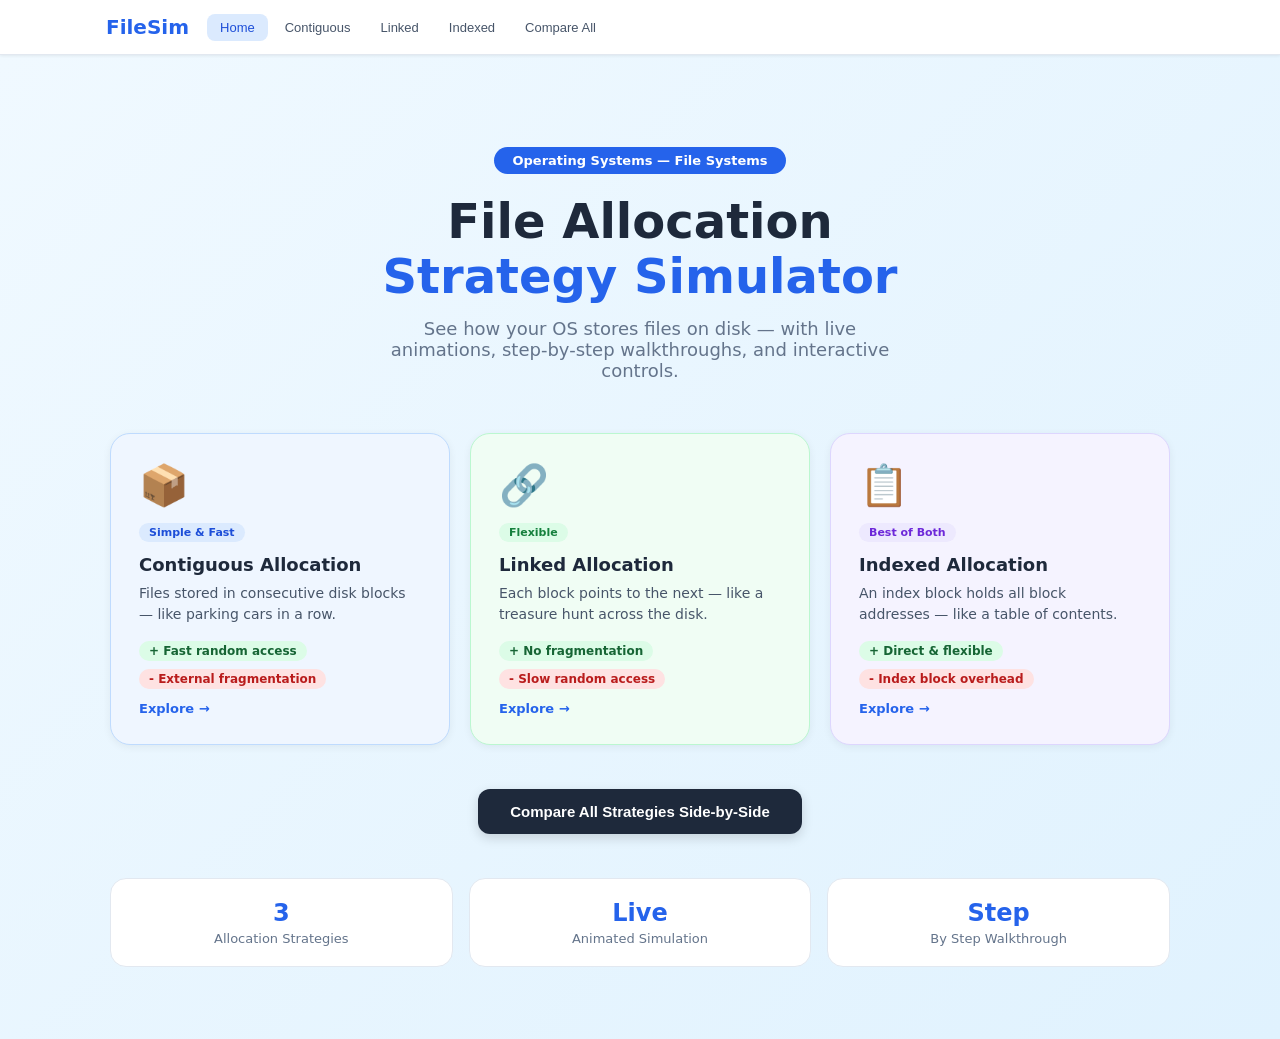
<file: index.html>
<!DOCTYPE html>
<html lang="en">
<head>
<meta charset="UTF-8">
<meta name="viewport" content="width=device-width, initial-scale=1.0">
<title>File Allocation Strategy Simulator</title>
<style>
* { box-sizing: border-box; margin: 0; padding: 0; }
body { font-family: system-ui, -apple-system, sans-serif; background: #f8fafc; color: #1e293b; }

nav {
  background: #fff; border-bottom: 1px solid #e2e8f0;
  box-shadow: 0 1px 3px rgba(0,0,0,.07);
  position: sticky; top: 0; z-index: 50;
}
.nav-inner {
  max-width: 1100px; margin: 0 auto; padding: 0 16px;
  display: flex; align-items: center; gap: 4px; height: 54px;
}
.nav-brand { font-weight: 900; color: #2563eb; font-size: 20px; margin-right: 14px; white-space: nowrap; }
.nav-links { display: flex; gap: 4px; overflow-x: auto; }
.nav-link {
  padding: 6px 13px; border-radius: 8px; font-size: 13px; font-weight: 500;
  cursor: pointer; white-space: nowrap; color: #475569;
  border: none; background: transparent; transition: all .15s;
}
.nav-link.active { background: #dbeafe; color: #1d4ed8; }
.nav-link:hover:not(.active) { background: #f1f5f9; }

.page { display: none; }
.page.active { display: block; }

.wrap { max-width: 1100px; margin: 0 auto; padding: 32px 20px; }
.page-header { margin-bottom: 24px; }
.page-title { display: flex; align-items: center; gap: 10px; margin-bottom: 6px; }
.page-title h1 { font-size: 26px; font-weight: 900; }
.badge { font-size: 11px; font-weight: 700; padding: 3px 10px; border-radius: 999px; }
.page-sub { color: #64748b; font-size: 14px; }

.grid-2 { display: grid; grid-template-columns: 1fr 320px; gap: 24px; }
@media (max-width: 800px) { .grid-2 { grid-template-columns: 1fr; } }

.card {
  background: #fff; border: 1px solid #e2e8f0;
  border-radius: 20px; padding: 24px;
  box-shadow: 0 1px 4px rgba(0,0,0,.05);
}
.card-label {
  font-size: 11px; font-weight: 700; color: #94a3b8;
  text-transform: uppercase; letter-spacing: .8px;
  display: block; margin-bottom: 14px;
}

.disk-grid {
  display: grid; gap: 6px;
}
.disk-block {
  aspect-ratio: 1; border-radius: 10px;
  display: flex; flex-direction: column; align-items: center; justify-content: center;
  background: #f1f5f9; border: 2px solid #e2e8f0;
  transition: all .35s cubic-bezier(.34,1.56,.64,1);
  cursor: default; position: relative;
}
.disk-block .block-id { font-size: 9px; font-weight: 700; color: #94a3b8; }
.disk-block .block-lbl { font-size: 7px; font-weight: 600; color: rgba(255,255,255,.8); }
.disk-block.allocated .block-id { color: #fff; }
.disk-block.index-block { border-color: #d97706 !important; }
.disk-block .idx-dot {
  position: absolute; top: -4px; right: -4px;
  background: #f59e0b; color: #78350f;
  font-size: 7px; font-weight: 900; border-radius: 50%;
  width: 14px; height: 14px;
  display: flex; align-items: center; justify-content: center;
  box-shadow: 0 1px 3px rgba(0,0,0,.2);
}

.controls-card {
  background: #fff; border: 1px solid #e2e8f0;
  border-radius: 16px; padding: 20px;
}
.controls-top {
  display: flex; justify-content: space-between;
  align-items: center; margin-bottom: 12px;
}
.step-badge {
  font-size: 12px; background: #f1f5f9; color: #475569;
  padding: 2px 8px; border-radius: 999px; font-family: monospace;
}
.step-msg {
  min-height: 44px; background: #eff6ff; border-radius: 10px;
  padding: 10px 14px; font-size: 14px; color: #1e40af;
  font-weight: 500; border: 1px solid #bfdbfe; margin-bottom: 14px; line-height: 1.4;
}
.btn-row { display: flex; gap: 8px; align-items: center; }
.btn {
  border: none; border-radius: 10px; padding: 9px 14px;
  font-weight: 700; font-size: 14px; cursor: pointer;
  transition: all .15s;
}
.btn-gray { background: #f1f5f9; color: #475569; border: 1px solid #e2e8f0; }
.btn-gray:hover { background: #e2e8f0; }
.btn-gray:disabled { opacity: .4; cursor: not-allowed; }
.btn-blue { background: #2563eb; color: #fff; flex: 1; }
.btn-blue:hover { background: #1d4ed8; }
.progress-track { margin-top: 14px; background: #e2e8f0; border-radius: 999px; height: 6px; }
.progress-fill { height: 6px; border-radius: 999px; background: #3b82f6; transition: width .3s; }

.info-section { border: 1px solid #e2e8f0; border-radius: 12px; overflow: hidden; background: #fff; margin-bottom: 8px; }
.info-toggle {
  width: 100%; display: flex; align-items: center; justify-content: space-between;
  padding: 12px 16px; background: none; border: none; cursor: pointer;
  text-align: left; font-weight: 600; font-size: 14px; color: #334155;
}
.info-toggle .arrow { color: #94a3b8; font-size: 12px; transition: transform .2s; }
.info-toggle.open .arrow { transform: rotate(180deg); }
.info-body { padding: 0 16px 16px; border-top: 1px solid #f1f5f9; font-size: 14px; color: #475569; line-height: 1.6; }
.info-body ul { padding-left: 18px; }
.info-body li { margin-bottom: 5px; }

/* home */
.home-bg { min-height: 100vh; background: linear-gradient(135deg, #f0f9ff 0%, #e0f2fe 100%); }
.home-center { text-align: center; margin-bottom: 52px; padding-top: 60px; }
.home-chip {
  display: inline-block; background: #2563eb; color: #fff;
  font-size: 13px; font-weight: 700; padding: 6px 18px; border-radius: 999px;
  margin-bottom: 20px;
}
.home-h1 { font-size: 48px; font-weight: 900; line-height: 1.15; margin-bottom: 14px; color: #1e293b; }
.home-h1 span { color: #2563eb; }
.home-sub { color: #64748b; font-size: 18px; max-width: 520px; margin: 0 auto; }
.cards-row { display: grid; grid-template-columns: repeat(auto-fit, minmax(270px, 1fr)); gap: 20px; margin-bottom: 44px; }
.strat-card {
  border-radius: 20px; padding: 28px; cursor: pointer;
  transition: all .2s; box-shadow: 0 2px 8px rgba(0,0,0,.06);
  text-align: left;
}
.strat-card:hover { transform: translateY(-4px); box-shadow: 0 12px 24px rgba(0,0,0,.12); }
.strat-card .emoji { font-size: 40px; margin-bottom: 12px; }
.strat-card h2 { font-size: 18px; font-weight: 800; margin-bottom: 8px; color: #1e293b; }
.strat-card p { font-size: 14px; color: #475569; line-height: 1.5; margin-bottom: 16px; }
.tag-row { display: flex; gap: 8px; flex-wrap: wrap; margin-bottom: 12px; }
.tag { font-size: 12px; font-weight: 600; padding: 3px 10px; border-radius: 999px; }
.tag-green { background: #dcfce7; color: #166534; }
.tag-red { background: #fee2e2; color: #b91c1c; }
.strat-link { color: #2563eb; font-size: 13px; font-weight: 700; }
.compare-btn {
  background: #1e293b; color: #fff; font-weight: 700; font-size: 15px;
  padding: 14px 32px; border-radius: 12px; border: none; cursor: pointer;
  box-shadow: 0 4px 12px rgba(0,0,0,.15); margin-bottom: 44px;
  display: block; margin: 0 auto 44px;
}
.compare-btn:hover { background: #334155; }
.stats-row { display: grid; grid-template-columns: repeat(3, 1fr); gap: 16px; margin-bottom: 40px; }
.stat-card { background: #fff; border-radius: 16px; border: 1px solid #e2e8f0; padding: 20px; text-align: center; }
.stat-num { font-size: 24px; font-weight: 900; color: #2563eb; margin-bottom: 4px; }
.stat-lbl { color: #64748b; font-size: 13px; }

.dir-table { width: 100%; font-size: 13px; border-collapse: collapse; }
.dir-table th { text-align: left; padding: 8px 10px; color: #94a3b8; font-weight: 600; border-bottom: 1px solid #f1f5f9; }
.dir-table td { padding: 8px 10px; border-bottom: 1px solid #f8fafc; }
.dot { width: 10px; height: 10px; border-radius: 50%; display: inline-block; margin-right: 6px; }

.how-it-works {
  background: #eff6ff; border: 1px solid #bfdbfe; border-radius: 16px;
  padding: 18px; margin-bottom: 16px;
}
.how-title { font-weight: 700; color: #1e40af; margin-bottom: 10px; font-size: 14px; }
.how-step { display: flex; gap: 8px; margin-bottom: 8px; font-size: 13px; color: #1e40af; }

/* chain display */
.chains-wrap { margin-bottom: 0; }
.chain-row { display: flex; align-items: center; flex-wrap: wrap; gap: 4px; margin-bottom: 10px; }
.chain-name { font-size: 12px; font-weight: 700; color: #475569; margin-right: 4px; }
.chain-block { background: #3b82f6; color: #fff; font-size: 12px; font-weight: 700; padding: 2px 10px; border-radius: 6px; }
.chain-arrow { color: #94a3b8; font-weight: 700; font-size: 12px; }

/* compare page */
.rating-grid { display: grid; grid-template-columns: repeat(3, 1fr); gap: 16px; margin-bottom: 28px; }
@media(max-width:700px) { .rating-grid { grid-template-columns: 1fr; } }
.rating-card { border-radius: 20px; padding: 24px; }
.rating-head { display: flex; align-items: center; gap: 10px; margin-bottom: 20px; }
.rating-head .emoji { font-size: 28px; }
.rating-head span { font-weight: 800; font-size: 16px; color: #1e293b; }
.bar-row { margin-bottom: 14px; }
.bar-label { display: flex; justify-content: space-between; margin-bottom: 6px; }
.bar-lbl-text { font-size: 12px; color: #475569; font-weight: 500; }
.bar-val { font-size: 12px; font-weight: 700; }
.bar-track { display: flex; gap: 3px; }
.bar-seg { flex: 1; height: 8px; border-radius: 4px; }

.cmp-table-wrap { background: #fff; border: 1px solid #e2e8f0; border-radius: 20px; overflow: hidden; margin-bottom: 28px; }
.cmp-table { width: 100%; font-size: 13px; border-collapse: collapse; min-width: 700px; }
.cmp-table th { text-align: left; padding: 14px 16px; font-weight: 700; border-bottom: 1px solid #e2e8f0; background: #f8fafc; }
.cmp-table td { padding: 12px 16px; border-bottom: 1px solid #f1f5f9; }
.cmp-table tr:nth-child(even) td { background: #fafafa; }
.cmp-table tr:last-child td { border-bottom: none; }
.txt-aspect { color: #475569; font-size: 12px; font-weight: 600; }
.txt-good { color: #15803d; }
.txt-bad { color: #b91c1c; }

.vis-card { background: #fff; border: 1px solid #e2e8f0; border-radius: 20px; padding: 28px; margin-bottom: 28px; }
.vis-title { font-weight: 800; font-size: 16px; margin-bottom: 6px; }
.vis-sub { color: #64748b; font-size: 13px; margin-bottom: 24px; }
.vis-row { margin-bottom: 20px; }
.vis-row-head { display: flex; align-items: center; gap: 10px; margin-bottom: 8px; }
.vis-row-head .name { font-weight: 700; font-size: 14px; }
.vis-row-head .desc { color: #64748b; font-size: 13px; }
.mini-disk { display: grid; grid-template-columns: repeat(16, 1fr); gap: 4px; }
.mini-block { aspect-ratio: 1; border-radius: 6px; background: #f1f5f9; border: 1.5px solid #e2e8f0; display: flex; align-items: center; justify-content: center; }
.mini-block span { font-size: 7px; font-weight: 700; color: #cbd5e1; }
.mini-block.filled span { color: #fff; }
.mini-block.idx-filled span { color: #78350f; }

.faq-card { background: #fff; border: 1px solid #e2e8f0; border-radius: 20px; overflow: hidden; }
.faq-head-row { padding: 20px 24px; border-bottom: 1px solid #f1f5f9; }
.faq-head-row h2 { font-weight: 800; font-size: 16px; }
.faq-item { border-bottom: 1px solid #f1f5f9; }
.faq-item:last-child { border-bottom: none; }
.faq-btn {
  width: 100%; display: flex; justify-content: space-between; align-items: center;
  padding: 16px 24px; background: none; border: none; cursor: pointer;
  text-align: left; font-weight: 600; font-size: 14px; color: #1e293b;
}
.faq-btn .arrow { transition: transform .2s; color: #94a3b8; font-size: 12px; }
.faq-btn.open .arrow { transform: rotate(180deg); }
.faq-answer { padding: 0 24px 18px; font-size: 14px; color: #475569; line-height: 1.7; }

.key-card {
  border-radius: 16px; padding: 18px; margin-bottom: 16px;
  font-size: 13px; line-height: 1.8;
}
.key-card .key-title { font-weight: 700; margin-bottom: 10px; font-size: 14px; }
</style>
</head>
<body>

<nav>
  <div class="nav-inner">
    <span class="nav-brand">FileSim</span>
    <div class="nav-links">
      <button class="nav-link active" onclick="showPage('home')">Home</button>
      <button class="nav-link" onclick="showPage('contiguous')">Contiguous</button>
      <button class="nav-link" onclick="showPage('linked')">Linked</button>
      <button class="nav-link" onclick="showPage('indexed')">Indexed</button>
      <button class="nav-link" onclick="showPage('compare')">Compare All</button>
    </div>
  </div>
</nav>

<!-- HOME -->
<div id="page-home" class="page active">
  <div class="home-bg">
    <div class="wrap">
      <div class="home-center">
        <div class="home-chip">Operating Systems — File Systems</div>
        <h1 class="home-h1">File Allocation<br><span>Strategy Simulator</span></h1>
        <p class="home-sub">See how your OS stores files on disk — with live animations, step-by-step walkthroughs, and interactive controls.</p>
      </div>
      <div class="cards-row">
        <div class="strat-card" style="background:#eff6ff;border:1.5px solid #bfdbfe" onclick="showPage('contiguous')">
          <div class="emoji">📦</div>
          <span class="badge" style="background:#dbeafe;color:#1d4ed8;display:inline-block;margin-bottom:12px">Simple &amp; Fast</span>
          <h2>Contiguous Allocation</h2>
          <p>Files stored in consecutive disk blocks — like parking cars in a row.</p>
          <div class="tag-row">
            <span class="tag tag-green">+ Fast random access</span>
            <span class="tag tag-red">- External fragmentation</span>
          </div>
          <div class="strat-link">Explore →</div>
        </div>
        <div class="strat-card" style="background:#f0fdf4;border:1.5px solid #bbf7d0" onclick="showPage('linked')">
          <div class="emoji">🔗</div>
          <span class="badge" style="background:#dcfce7;color:#15803d;display:inline-block;margin-bottom:12px">Flexible</span>
          <h2>Linked Allocation</h2>
          <p>Each block points to the next — like a treasure hunt across the disk.</p>
          <div class="tag-row">
            <span class="tag tag-green">+ No fragmentation</span>
            <span class="tag tag-red">- Slow random access</span>
          </div>
          <div class="strat-link">Explore →</div>
        </div>
        <div class="strat-card" style="background:#f5f3ff;border:1.5px solid #ddd6fe" onclick="showPage('indexed')">
          <div class="emoji">📋</div>
          <span class="badge" style="background:#ede9fe;color:#6d28d9;display:inline-block;margin-bottom:12px">Best of Both</span>
          <h2>Indexed Allocation</h2>
          <p>An index block holds all block addresses — like a table of contents.</p>
          <div class="tag-row">
            <span class="tag tag-green">+ Direct &amp; flexible</span>
            <span class="tag tag-red">- Index block overhead</span>
          </div>
          <div class="strat-link">Explore →</div>
        </div>
      </div>
      <div style="text-align:center">
        <button class="compare-btn" onclick="showPage('compare')">Compare All Strategies Side-by-Side</button>
      </div>
      <div class="stats-row">
        <div class="stat-card"><div class="stat-num">3</div><div class="stat-lbl">Allocation Strategies</div></div>
        <div class="stat-card"><div class="stat-num">Live</div><div class="stat-lbl">Animated Simulation</div></div>
        <div class="stat-card"><div class="stat-num">Step</div><div class="stat-lbl">By Step Walkthrough</div></div>
      </div>
    </div>
  </div>
</div>

<!-- CONTIGUOUS -->
<div id="page-contiguous" class="page">
  <div class="wrap">
    <div class="page-header">
      <div class="page-title">
        <span style="font-size:32px">📦</span>
        <h1>Contiguous Allocation</h1>
        <span class="badge" style="background:#dbeafe;color:#1d4ed8">Sequential Blocks</span>
      </div>
      <div class="page-sub">Files stored in consecutive blocks. Fast, but vulnerable to fragmentation.</div>
    </div>
    <div class="grid-2">
      <div>
        <div class="card" style="margin-bottom:16px">
          <div style="display:flex;justify-content:space-between;align-items:center;margin-bottom:18px;flex-wrap:wrap;gap:8px">
            <span class="card-label" style="margin-bottom:0">Disk Storage (32 Blocks)</span>
            <div id="cont-legend" style="display:flex;gap:8px;flex-wrap:wrap"></div>
          </div>
          <div class="disk-grid" id="cont-disk" style="grid-template-columns:repeat(8,1fr)"></div>
        </div>
        <div class="card" style="margin-bottom:16px">
          <span class="card-label">Directory Table</span>
          <table class="dir-table">
            <thead><tr><th>File</th><th>Start Block</th><th>Length</th><th>Blocks Used</th></tr></thead>
            <tbody id="cont-dir-body"></tbody>
          </table>
        </div>
        <div class="controls-card" id="cont-controls"></div>
      </div>
      <div>
        <div class="how-it-works">
          <div class="how-title">How it works</div>
          <div class="how-step"><span style="font-weight:700">1.</span><span>OS searches for N contiguous free blocks</span></div>
          <div class="how-step"><span style="font-weight:700">2.</span><span>Marks them as used in the bitmap</span></div>
          <div class="how-step"><span style="font-weight:700">3.</span><span>Writes file data sequentially</span></div>
          <div class="how-step"><span style="font-weight:700">4.</span><span>Directory stores only: start + length</span></div>
        </div>
        <div id="cont-info"></div>
      </div>
    </div>
  </div>
</div>

<!-- LINKED -->
<div id="page-linked" class="page">
  <div class="wrap">
    <div class="page-header">
      <div class="page-title">
        <span style="font-size:32px">🔗</span>
        <h1>Linked Allocation</h1>
        <span class="badge" style="background:#dcfce7;color:#15803d">Chain of Blocks</span>
      </div>
      <div class="page-sub">Each block points to the next. No fragmentation, but slow random access.</div>
    </div>
    <div class="grid-2">
      <div>
        <div class="card" style="margin-bottom:16px">
          <div style="display:flex;justify-content:space-between;align-items:center;margin-bottom:18px;flex-wrap:wrap;gap:8px">
            <span class="card-label" style="margin-bottom:0">Disk Storage (32 Blocks)</span>
            <div id="link-legend" style="display:flex;gap:8px;flex-wrap:wrap"></div>
          </div>
          <div class="disk-grid" id="link-disk" style="grid-template-columns:repeat(8,1fr)"></div>
        </div>
        <div class="card" style="margin-bottom:16px">
          <span class="card-label">File Chains</span>
          <div id="link-chains" class="chains-wrap"></div>
        </div>
        <div class="controls-card" id="link-controls"></div>
      </div>
      <div>
        <div class="key-card" style="background:#f0fdf4;border:1px solid #bbf7d0">
          <div class="key-title" style="color:#166534">Key Insight</div>
          <div style="color:#166534">📌 Directory stores only the FIRST block</div>
          <div style="color:#166534">🔗 Each block: data + pointer to next</div>
          <div style="color:#166534">🏁 Last block pointer = NULL</div>
          <div style="color:#166534">⚠️ Random access = slow (must traverse)</div>
        </div>
        <div id="link-info"></div>
      </div>
    </div>
  </div>
</div>

<!-- INDEXED -->
<div id="page-indexed" class="page">
  <div class="wrap">
    <div class="page-header">
      <div class="page-title">
        <span style="font-size:32px">📋</span>
        <h1>Indexed Allocation</h1>
        <span class="badge" style="background:#ede9fe;color:#6d28d9">Index Block</span>
      </div>
      <div class="page-sub">An index block maps all data blocks. Best of both worlds — flexible and fast.</div>
    </div>
    <div class="grid-2">
      <div>
        <div class="card" style="margin-bottom:16px">
          <div style="display:flex;justify-content:space-between;align-items:center;margin-bottom:18px;flex-wrap:wrap;gap:8px">
            <span class="card-label" style="margin-bottom:0">Disk Storage (32 Blocks)</span>
            <div id="idx-legend" style="display:flex;gap:8px;flex-wrap:wrap"></div>
          </div>
          <div class="disk-grid" id="idx-disk" style="grid-template-columns:repeat(8,1fr)"></div>
        </div>
        <div class="card" style="margin-bottom:16px">
          <span class="card-label">Index Blocks (Directory)</span>
          <table class="dir-table">
            <thead><tr><th>File</th><th>Index Block</th><th>Data Blocks (inside index)</th></tr></thead>
            <tbody id="idx-dir-body"></tbody>
          </table>
        </div>
        <div class="controls-card" id="idx-controls"></div>
      </div>
      <div>
        <div class="key-card" style="background:#f5f3ff;border:1px solid #ddd6fe">
          <div class="key-title" style="color:#5b21b6">Access Pattern</div>
          <div style="color:#5b21b6">1. Directory → index block #</div>
          <div style="color:#5b21b6">2. Index block → data block #</div>
          <div style="color:#5b21b6">3. Read data block directly</div>
          <div style="margin-top:8px;background:#ede9fe;border-radius:10px;padding:8px 12px;font-size:13px;color:#5b21b6;font-weight:600">✓ Only 2 reads for ANY block!</div>
        </div>
        <div id="idx-info"></div>
      </div>
    </div>
  </div>
</div>

<!-- COMPARE -->
<div id="page-compare" class="page">
  <div class="wrap">
    <div class="page-header">
      <h1 style="font-size:26px;font-weight:900;margin-bottom:6px">Compare All Strategies</h1>
      <div class="page-sub">Side-by-side breakdown of all three file allocation methods.</div>
    </div>

    <div class="rating-grid">
      <div class="rating-card" style="background:#eff6ff;border:1.5px solid #bfdbfe">
        <div class="rating-head"><span class="emoji">📦</span><span>Contiguous</span></div>
        <div id="rating-cont"></div>
      </div>
      <div class="rating-card" style="background:#f0fdf4;border:1.5px solid #bbf7d0">
        <div class="rating-head"><span class="emoji">🔗</span><span>Linked</span></div>
        <div id="rating-link"></div>
      </div>
      <div class="rating-card" style="background:#f5f3ff;border:1.5px solid #ddd6fe">
        <div class="rating-head"><span class="emoji">📋</span><span>Indexed</span></div>
        <div id="rating-idx"></div>
      </div>
    </div>

    <div class="cmp-table-wrap">
      <div style="overflow-x:auto">
        <table class="cmp-table" id="cmp-table">
          <thead>
            <tr style="background:#f8fafc">
              <th style="color:#94a3b8;font-weight:600;width:140px">Aspect</th>
              <th style="color:#1d4ed8">📦 Contiguous</th>
              <th style="color:#15803d">🔗 Linked</th>
              <th style="color:#6d28d9">📋 Indexed</th>
            </tr>
          </thead>
          <tbody id="cmp-tbody"></tbody>
        </table>
      </div>
    </div>

    <div class="vis-card">
      <div class="vis-title">Visual: Same file stored 3 different ways</div>
      <div class="vis-sub">Storing a 4-block file (blue) on a 16-block disk with some files already present:</div>
      <div id="vis-examples"></div>
    </div>

    <div class="faq-card" id="faq-section"></div>
  </div>
</div>

<script>
// ─── Navigation ───────────────────────────────────────────────────────────────
function showPage(id) {
  document.querySelectorAll('.page').forEach(p => p.classList.remove('active'));
  document.querySelectorAll('.nav-link').forEach(b => b.classList.remove('active'));
  document.getElementById('page-' + id).classList.add('active');
  const idx = ['home','contiguous','linked','indexed','compare'].indexOf(id);
  document.querySelectorAll('.nav-link')[idx].classList.add('active');
  window.scrollTo(0,0);
}

// ─── Info Panel helper ────────────────────────────────────────────────────────
function buildInfoPanel(container, sections) {
  container.innerHTML = '';
  sections.forEach((s, i) => {
    const wrap = document.createElement('div');
    wrap.className = 'info-section';
    const btn = document.createElement('button');
    btn.className = 'info-toggle';
    btn.innerHTML = `<span>${s.title}</span><span class="arrow">▼</span>`;
    const body = document.createElement('div');
    body.className = 'info-body';
    body.style.display = 'none';
    body.innerHTML = s.html;
    btn.onclick = () => {
      const open = body.style.display !== 'none';
      body.style.display = open ? 'none' : 'block';
      btn.classList.toggle('open', !open);
    };
    wrap.append(btn, body);
    container.appendChild(wrap);
  });
}

// ─── Step Controls helper ─────────────────────────────────────────────────────
function buildControls(container, state, onStep) {
  container.innerHTML = `
    <div class="controls-top">
      <span class="card-label" style="margin-bottom:0">Simulation Controls</span>
      <span class="step-badge" id="${state.id}-badge">0/0</span>
    </div>
    <div class="step-msg" id="${state.id}-msg"></div>
    <div class="btn-row">
      <button class="btn btn-gray" id="${state.id}-reset" title="Reset">↺</button>
      <button class="btn btn-gray" id="${state.id}-prev">◀</button>
      <button class="btn btn-blue" id="${state.id}-play">▶ Play</button>
      <button class="btn btn-gray" id="${state.id}-next">▶</button>
    </div>
    <div class="progress-track"><div class="progress-fill" id="${state.id}-prog" style="width:0%"></div></div>
  `;
  document.getElementById(state.id+'-reset').onclick = () => { stopPlay(state); setStep(state, 0, onStep); };
  document.getElementById(state.id+'-prev').onclick = () => { stopPlay(state); setStep(state, Math.max(0, state.step - 1), onStep); };
  document.getElementById(state.id+'-next').onclick = () => { stopPlay(state); setStep(state, Math.min(state.steps.length-1, state.step+1), onStep); };
  document.getElementById(state.id+'-play').onclick = () => togglePlay(state, onStep);
  updateControls(state);
}

function updateControls(state) {
  const badge = document.getElementById(state.id+'-badge');
  const msg = document.getElementById(state.id+'-msg');
  const prog = document.getElementById(state.id+'-prog');
  const prev = document.getElementById(state.id+'-prev');
  const next = document.getElementById(state.id+'-next');
  const play = document.getElementById(state.id+'-play');
  if (badge) badge.textContent = state.step+'/'+( state.steps.length-1);
  if (msg) msg.textContent = state.steps[state.step].label;
  if (prog) prog.style.width = (state.steps.length > 1 ? (state.step/(state.steps.length-1))*100 : 0) + '%';
  if (prev) prev.disabled = state.step === 0;
  if (next) next.disabled = state.step === state.steps.length-1;
  if (play) play.textContent = state.playing ? '⏸ Pause' : '▶ Play';
}

function setStep(state, step, onStep) {
  state.step = step;
  updateControls(state);
  onStep(state.steps[step]);
}

function togglePlay(state, onStep) {
  if (state.playing) { stopPlay(state); return; }
  if (state.step >= state.steps.length-1) { setStep(state, 0, onStep); }
  state.playing = true;
  updateControls(state);
  state.interval = setInterval(() => {
    if (state.step >= state.steps.length-1) { stopPlay(state); return; }
    setStep(state, state.step+1, onStep);
  }, 960);
}

function stopPlay(state) {
  state.playing = false;
  if (state.interval) { clearInterval(state.interval); state.interval = null; }
  updateControls(state);
}

// ─── Disk renderer ────────────────────────────────────────────────────────────
function darken(hex, amt) {
  try {
    const r = Math.max(0, Math.min(255, parseInt(hex.slice(1,3),16)-amt));
    const g = Math.max(0, Math.min(255, parseInt(hex.slice(3,5),16)-amt));
    const b = Math.max(0, Math.min(255, parseInt(hex.slice(5,7),16)-amt));
    return '#'+[r,g,b].map(x=>x.toString(16).padStart(2,'0')).join('');
  } catch(e) { return hex; }
}

function renderDisk(containerId, blocks, total, highlight, showIdx) {
  const el = document.getElementById(containerId);
  if (!el) return;
  el.innerHTML = '';
  for (let i = 0; i < total; i++) {
    const b = blocks[i] || { id: i, free: true };
    const div = document.createElement('div');
    div.className = 'disk-block' + (b.free ? '' : ' allocated') + (b.isIndex ? ' index-block' : '');
    if (!b.free && b.color) {
      div.style.background = b.isIndex ? '#fbbf24' : b.color;
      div.style.border = '2px solid ' + (b.isIndex ? '#d97706' : darken(b.color, 25));
      div.style.boxShadow = '0 2px 8px ' + b.color + '66';
    }
    if (highlight === i) div.style.transform = 'scale(1.12)';
    const idEl = document.createElement('span');
    idEl.className = 'block-id';
    idEl.textContent = i;
    div.appendChild(idEl);
    if (!b.free && b.label) {
      const lbl = document.createElement('span');
      lbl.className = 'block-lbl';
      lbl.style.color = b.isIndex ? 'rgba(120,53,15,.8)' : 'rgba(255,255,255,.8)';
      lbl.textContent = b.label;
      div.appendChild(lbl);
    }
    if (b.isIndex) {
      const dot = document.createElement('span');
      dot.className = 'idx-dot';
      dot.textContent = 'i';
      div.appendChild(dot);
    }
    el.appendChild(div);
  }
}

// ─────────────────────────────────────────────────────────────────────────────
// CONTIGUOUS
// ─────────────────────────────────────────────────────────────────────────────
const CONT_FILES = [
  { name: 'music.mp3', start: 2, size: 4, color: '#3b82f6' },
  { name: 'photo.jpg', start: 8, size: 3, color: '#10b981' },
  { name: 'notes.txt', start: 14, size: 2, color: '#f59e0b' },
  { name: 'video.mp4', start: 20, size: 6, color: '#8b5cf6' },
];

function buildContSteps() {
  const steps = [];
  const makeBlocks = () => Array.from({length:32}, (_,i) => ({id:i, free:true}));
  let disk = makeBlocks();
  steps.push({ label: 'Disk is empty. All 32 blocks are free.', blocks: disk.map(b=>({...b})), highlight: null });

  CONT_FILES.forEach(file => {
    for (let b = 0; b < file.size; b++) {
      const bid = file.start + b;
      disk = disk.map(bl => bl.id === bid ? {
        id: bid, free: false, color: file.color, fileName: file.name,
        label: b === 0 ? file.name.split('.')[0] : String(b+1)
      } : bl);
      steps.push({
        label: b === 0 ? `Allocating "${file.name}": writing block ${bid}…`
                       : `Writing block ${bid} (${b+1}/${file.size} for "${file.name}")`,
        blocks: disk.map(b=>({...b})), highlight: bid
      });
    }
    steps.push({
      label: `"${file.name}" fully stored at blocks ${file.start}–${file.start+file.size-1}.`,
      blocks: disk.map(b=>({...b})), highlight: null
    });
  });

  // fragmentation
  disk = disk.map(bl => bl.fileName === 'photo.jpg' ? {id: bl.id, free: true} : bl);
  steps.push({ label: 'Deleted "photo.jpg" — blocks 8–10 are now free.', blocks: disk.map(b=>({...b})), highlight: null });
  steps.push({ label: 'Trying to store "bigfile.dat" (needs 5 blocks). Searching for 5 contiguous free blocks…', blocks: disk.map(b=>({...b})), highlight: null });
  const fragBlocks = disk.map(bl => (bl.id===8||bl.id===9||bl.id===10) ? {...bl, free:false, color:'#fca5a5', label:'GAP'} : bl);
  steps.push({ label: 'FRAGMENTATION! Free blocks 8–10 are scattered. "bigfile.dat" cannot fit — even though total free space is enough!', blocks: fragBlocks, highlight: null });
  steps.push({ label: 'This is External Fragmentation — the main drawback of Contiguous Allocation.', blocks: fragBlocks, highlight: null });
  return steps;
}

const contState = { id: 'cont', step: 0, playing: false, interval: null, steps: buildContSteps() };

function contRender(s) {
  const blockMap = {};
  s.blocks.forEach(b => { blockMap[b.id] = b; });
  renderDisk('cont-disk', blockMap, 32, s.highlight, false);
  // dir table
  const tbody = document.getElementById('cont-dir-body');
  if (tbody) {
    tbody.innerHTML = CONT_FILES.map(f => {
      const alloc = s.blocks.some(b => b.id === f.start && !b.free);
      return `<tr style="opacity:${alloc?1:0.3}">
        <td><span class="dot" style="background:${f.color}"></span>${f.name}</td>
        <td style="font-family:monospace;color:#475569">${f.start}</td>
        <td style="font-family:monospace;color:#475569">${f.size}</td>
        <td style="font-family:monospace;color:#475569">${f.start}–${f.start+f.size-1}</td>
      </tr>`;
    }).join('');
  }
}

// ─────────────────────────────────────────────────────────────────────────────
// LINKED
// ─────────────────────────────────────────────────────────────────────────────
const LINK_FILES = [
  { name: 'report.pdf', blocks: [2,9,15,22], color: '#3b82f6' },
  { name: 'music.mp3', blocks: [5,11,25,28], color: '#10b981' },
  { name: 'photo.jpg', blocks: [0,17,7], color: '#f59e0b' },
];

function buildLinkSteps() {
  const steps = [];
  let disk = Array.from({length:32}, (_,i)=>({id:i, free:true}));
  steps.push({ label: 'Disk is empty. 32 free blocks.', blocks: disk.map(b=>({...b})), highlight: null });

  LINK_FILES.forEach(file => {
    file.blocks.forEach((bid, idx) => {
      const next = idx < file.blocks.length-1 ? file.blocks[idx+1] : null;
      disk = disk.map(b => b.id === bid ? {
        id: bid, free: false, color: file.color, fileName: file.name,
        label: '→'+(next !== null ? next : '∅'), pointer: next
      } : b);
      steps.push({
        label: idx === 0 ? `"${file.name}" starts at block ${bid} (HEAD block).`
          : next !== null ? `Block ${bid} stores data and points → block ${next}.`
          : `Block ${bid} is the LAST block — pointer = NULL (end of file).`,
        blocks: disk.map(b=>({...b})), highlight: bid
      });
    });
    steps.push({
      label: `"${file.name}" complete: ${file.blocks.join(' → ')} → NULL`,
      blocks: disk.map(b=>({...b})), highlight: null
    });
  });

  steps.push({ label: 'Random access problem: To read block 4 of "report.pdf", must follow ALL pointers from the start!', blocks: disk.map(b=>({...b})), highlight: null });
  steps.push({ label: 'Start at block 2 → follow → 9 → follow → 15 → follow → 22. Slow! No shortcut exists.', blocks: disk.map(b=>({...b})), highlight: null });
  return steps;
}

const linkState = { id: 'link', step: 0, playing: false, interval: null, steps: buildLinkSteps() };

function linkRender(s) {
  const blockMap = {};
  s.blocks.forEach(b => { blockMap[b.id] = b; });
  renderDisk('link-disk', blockMap, 32, s.highlight, false);
  const chains = document.getElementById('link-chains');
  if (chains) {
    chains.innerHTML = LINK_FILES.map(file => {
      const alloc = file.blocks.filter(b => s.blocks.find(bl => bl.id === b && !bl.free));
      if (!alloc.length) return '';
      const parts = alloc.map((b, i) =>
        `<span class="chain-block" style="background:${file.color}">${b}</span>
         <span class="chain-arrow">${i < alloc.length-1 ? '→' : '→ NULL'}</span>`
      ).join('');
      return `<div class="chain-row"><span class="chain-name">${file.name}:</span>${parts}</div>`;
    }).join('');
  }
}

// ─────────────────────────────────────────────────────────────────────────────
// INDEXED
// ─────────────────────────────────────────────────────────────────────────────
const IDX_FILES = [
  { name: 'project.zip', indexBlock: 3, dataBlocks: [7,14,20,26], color: '#8b5cf6' },
  { name: 'report.doc', indexBlock: 10, dataBlocks: [0,5,17,25,29], color: '#f59e0b' },
  { name: 'photo.png', indexBlock: 22, dataBlocks: [1,12,18], color: '#3b82f6' },
];

function buildIdxSteps() {
  const steps = [];
  let disk = Array.from({length:32}, (_,i)=>({id:i, free:true}));
  steps.push({ label: 'Disk is empty. 32 free blocks.', blocks: disk.map(b=>({...b})) });

  IDX_FILES.forEach(file => {
    disk = disk.map(b => b.id === file.indexBlock ? {
      id: file.indexBlock, free: false, color: file.color, fileName: file.name,
      isIndex: true, label: 'IDX'
    } : b);
    steps.push({ label: `"${file.name}": Allocate INDEX block ${file.indexBlock}. This block stores all data block addresses.`, blocks: disk.map(b=>({...b})), highlight: file.indexBlock });
    steps.push({ label: `Writing data block addresses into index ${file.indexBlock}: [${file.dataBlocks.join(', ')}]`, blocks: disk.map(b=>({...b})), highlight: file.indexBlock });

    file.dataBlocks.forEach((bid, idx) => {
      disk = disk.map(b => b.id === bid ? {
        id: bid, free: false, color: file.color, fileName: file.name, label: 'D'+(idx+1)
      } : b);
      steps.push({ label: `Data block ${idx+1}/${file.dataBlocks.length}: block ${bid} allocated for "${file.name}".`, blocks: disk.map(b=>({...b})), highlight: bid });
    });
    steps.push({ label: `"${file.name}" complete. Index=${file.indexBlock}, Data=[${file.dataBlocks.join(',')}]`, blocks: disk.map(b=>({...b})), highlight: null });
  });

  steps.push({ label: `Random access: Read block 3 of "project.zip". Step 1: Read index block ${IDX_FILES[0].indexBlock}.`, blocks: disk.map(b=>({...b})), highlight: IDX_FILES[0].indexBlock });
  steps.push({ label: `Index says: data block 3 is at disk block ${IDX_FILES[0].dataBlocks[2]}. Go there directly — only 2 reads total!`, blocks: disk.map(b=>({...b})), highlight: IDX_FILES[0].dataBlocks[2] });
  steps.push({ label: 'Indexed allocation: direct access to any block, no pointer traversal needed!', blocks: disk.map(b=>({...b})), highlight: null });
  return steps;
}

const idxState = { id: 'idx', step: 0, playing: false, interval: null, steps: buildIdxSteps() };

function idxRender(s) {
  const blockMap = {};
  s.blocks.forEach(b => { blockMap[b.id] = b; });
  renderDisk('idx-disk', blockMap, 32, s.highlight, true);
  const tbody = document.getElementById('idx-dir-body');
  if (tbody) {
    tbody.innerHTML = IDX_FILES.map(f => {
      const idxAlloc = s.blocks.find(b => b.id === f.indexBlock && !b.free);
      return `<tr style="opacity:${idxAlloc?1:0.3}">
        <td><span class="dot" style="background:${f.color}"></span>${f.name}</td>
        <td><span style="background:#fef3c7;color:#92400e;font-family:monospace;font-size:12px;padding:2px 8px;border-radius:6px;font-weight:700">${f.indexBlock}</span></td>
        <td style="font-family:monospace;font-size:12px;color:#475569">[${f.dataBlocks.map(d => {
          const a = s.blocks.find(b => b.id === d && !b.free);
          return `<span style="color:${a?'#1e293b':'#cbd5e1'}">${d}</span>`;
        }).join(', ')}]</td>
      </tr>`;
    }).join('');
  }
}

// ─────────────────────────────────────────────────────────────────────────────
// Info panel data
// ─────────────────────────────────────────────────────────────────────────────
const CONT_INFO = [
  { title: 'What is Contiguous Allocation?',
    html: '<p>Every file occupies a set of <strong>consecutive (back-to-back) blocks</strong> on disk.</p><br><p>Like assigning seats in a row — if a file needs 4 blocks, you must find 4 empty seats sitting side by side.</p><br><p>The directory entry only needs: <strong>Start block</strong> + <strong>Length</strong>.</p>' },
  { title: 'How does the OS find a file?',
    html: '<p>If directory says: <code style="background:#f1f5f9;padding:2px 6px;border-radius:4px">music.mp3 → start=2, length=4</code></p><br><p>OS reads blocks 2, 3, 4, 5 in order. <strong>No pointer following, no index lookup</strong> — very fast!</p>' },
  { title: '✅ Advantages',
    html: '<ul><li><strong>Fast sequential read:</strong> No jumping around the disk.</li><li style="margin-top:6px"><strong>Fast random access:</strong> Jump to block N directly (start + N).</li><li style="margin-top:6px"><strong>Simple directory:</strong> Only store start + length.</li></ul>' },
  { title: '❌ Disadvantages',
    html: '<ul><li><strong>External Fragmentation:</strong> Deleted files leave scattered holes.</li><li style="margin-top:6px"><strong>File size must be known upfront:</strong> Hard to grow a file after creation.</li><li style="margin-top:6px"><strong>Compaction needed:</strong> Disk must be reorganized periodically.</li></ul>' },
  { title: 'Real-world examples',
    html: '<p>Used in <strong>CD-ROMs and DVDs</strong> — files don\'t change after burning.</p><br><p>Also used in <strong>embedded systems</strong> where simplicity matters more than flexibility.</p>' },
];

const LINK_INFO = [
  { title: 'What is Linked Allocation?',
    html: '<p>Each file is a <strong>linked list of disk blocks</strong>. Every block stores data AND a pointer to the next block.</p><br><p>Think of it like a <strong>treasure hunt</strong>: each clue tells you where the next one is.</p><br><p>The directory stores only the <strong>start (head) block</strong>.</p>' },
  { title: 'How does reading work?',
    html: '<p>To read <code style="background:#f1f5f9;padding:2px 6px;border-radius:4px">report.pdf</code>:</p><br><ol style="padding-left:18px;line-height:2"><li>Directory says head block = 2</li><li>Read block 2, pointer → 9</li><li>Read block 9, pointer → 15</li><li>Read block 15, pointer → 22</li><li>Read block 22, pointer = NULL (done)</li></ol><br><p style="background:#fef9c3;padding:8px 12px;border-radius:8px;font-size:13px">To reach block 4, you MUST start from block 1. No shortcuts.</p>' },
  { title: '✅ Advantages',
    html: '<ul><li><strong>No external fragmentation</strong> — any free block can be used.</li><li style="margin-top:6px"><strong>Files can grow easily</strong> — just link a new free block.</li><li style="margin-top:6px"><strong>Simple allocation</strong> — find any free block and link it.</li></ul>' },
  { title: '❌ Disadvantages',
    html: '<ul><li><strong>Slow random access</strong> — must traverse chain from beginning.</li><li style="margin-top:6px"><strong>Space wasted on pointers</strong> — each block stores a pointer.</li><li style="margin-top:6px"><strong>Reliability issue</strong> — a corrupted pointer breaks the entire chain.</li></ul>' },
  { title: 'FAT — A variation',
    html: '<p><strong>FAT (File Allocation Table)</strong> used in USB drives is a variation — all pointers are stored in a central table instead of inside each block.</p><br><p>This allows faster lookup by caching the FAT table in memory.</p>' },
];

const IDX_INFO = [
  { title: 'What is Indexed Allocation?',
    html: '<p>Each file gets a dedicated <strong>index block</strong> (called an inode in Linux/Unix). This index block stores a list of all disk block addresses belonging to that file.</p><br><p>Think of it like a <strong>book\'s table of contents</strong>: it tells you exactly which page to turn to for each chapter.</p>' },
  { title: 'How does random access work?',
    html: '<p>To read block 3 of <code style="background:#f1f5f9;padding:2px 6px;border-radius:4px">project.zip</code>:</p><br><ol style="padding-left:18px;line-height:2"><li>Directory says: index block = 3</li><li>Read index block → get address of data block 3</li><li>Read that data block directly</li></ol><br><p style="background:#f0fdf4;padding:8px 12px;border-radius:8px;font-size:13px;color:#166534"><strong>Only 2 disk reads</strong> for any block, regardless of file size!</p>' },
  { title: '✅ Advantages',
    html: '<ul><li><strong>Fast random access</strong> — only 2 reads to reach any data block.</li><li style="margin-top:6px"><strong>No external fragmentation</strong> — blocks can be anywhere.</li><li style="margin-top:6px"><strong>Files can grow</strong> — add blocks and update the index.</li><li style="margin-top:6px"><strong>No wasted space in data blocks</strong> — pointers live in the index.</li></ul>' },
  { title: '❌ Disadvantages',
    html: '<ul><li><strong>Index block overhead</strong> — even tiny files need an index block.</li><li style="margin-top:6px"><strong>Index size limit</strong> — one index block can hold limited addresses.</li><li style="margin-top:6px"><strong>Extra disk access</strong> — every read requires reading the index first.</li></ul>' },
  { title: 'Multi-level Indexing (Unix inodes)',
    html: '<p>For large files, Unix uses <strong>multi-level indexing</strong>:</p><br><ul style="padding-left:16px;line-height:2"><li><strong>12 direct block</strong> pointers (small files)</li><li><strong>Single indirect</strong> — pointer to a block of 256 addresses</li><li><strong>Double indirect</strong> — two levels of pointer blocks</li><li><strong>Triple indirect</strong> — three levels (for very large files)</li></ul><br><p>This is the inode structure used in <strong>ext4 (Linux)</strong> and <strong>NTFS (Windows)</strong>.</p>' },
];

// ─────────────────────────────────────────────────────────────────────────────
// Compare page
// ─────────────────────────────────────────────────────────────────────────────
const CMP_ROWS = [
  { aspect: 'Storage Method', cont: 'Consecutive blocks in a row', link: 'Scattered blocks, each with a pointer', idx: 'Index block + scattered data blocks' },
  { aspect: 'Sequential Access', cont: 'Excellent', link: 'Good', idx: 'Good' },
  { aspect: 'Random Access', cont: 'Excellent — direct calculation', link: 'Very Slow — traverse chain', idx: 'Good — 2 disk reads max' },
  { aspect: 'Space Overhead', cont: 'None', link: 'Pointer in every block', idx: 'One full index block per file' },
  { aspect: 'Fragmentation', cont: 'External fragmentation over time', link: 'No fragmentation', idx: 'No fragmentation' },
  { aspect: 'File Growth', cont: 'Difficult — may need to relocate', link: 'Easy — link new block anywhere', idx: 'Easy — add entry to index' },
  { aspect: 'Reliability', cont: 'High — simple structure', link: 'Low — broken pointer = lost file', idx: 'Medium — index block is critical' },
  { aspect: 'Real-world Use', cont: 'CDs, DVDs, embedded systems', link: 'FAT12/FAT16/FAT32 (USB drives)', idx: 'ext2/ext3/ext4 / NTFS (Linux/Windows)' },
];

const RATINGS = {
  cont: { 'Sequential Access': 5, 'Random Access': 5, 'Flexibility / File Growth': 1, 'No Fragmentation': 1 },
  link: { 'Sequential Access': 3, 'Random Access': 1, 'Flexibility / File Growth': 5, 'No Fragmentation': 5 },
  idx:  { 'Sequential Access': 4, 'Random Access': 4, 'Flexibility / File Growth': 4, 'No Fragmentation': 5 },
};

const RATING_KEYS = ['Sequential Access', 'Random Access', 'Flexibility / File Growth', 'No Fragmentation'];

const FAQS = [
  { q: 'Which strategy does Linux use?', a: 'Linux uses Indexed Allocation with inodes (ext2/ext3/ext4). Each file has an inode containing direct, single-indirect, double-indirect, and triple-indirect block pointers.' },
  { q: 'Which strategy does a USB drive use?', a: 'USB drives typically use FAT32, which is a variation of Linked Allocation. All pointers are stored in a central File Allocation Table at the start of the drive — making lookup faster by caching the table in memory.' },
  { q: 'Why does Contiguous Allocation still exist?', a: 'It is used on read-only media like CDs, DVDs, and Blu-rays, and in embedded systems. Since files never change after being written, fragmentation is not a problem, and the simplicity and speed make it ideal.' },
  { q: 'What is External Fragmentation?', a: 'External Fragmentation happens when enough total free space exists, but it is scattered in small pieces rather than in one contiguous chunk. A large file cannot be stored even though the total free space is sufficient.' },
  { q: 'What is Internal Fragmentation?', a: 'Internal Fragmentation happens when the allocated space is slightly more than what the file actually needs, wasting small amounts inside each allocated block. Fixed-size block schemes can suffer from this.' },
  { q: 'Can modern file systems mix strategies?', a: 'Yes! Modern file systems like ext4 and NTFS use hybrid approaches — for example, extents (runs of contiguous blocks) combined with a B-tree index. This captures the speed of contiguous access while gracefully handling fragmentation.' },
];

function buildRatingBar(key, value, color) {
  const segs = Array.from({length:5}, (_,i) =>
    `<div class="bar-seg" style="background:${i < value ? color : '#e2e8f0'}"></div>`
  ).join('');
  return `<div class="bar-row">
    <div class="bar-label">
      <span class="bar-lbl-text">${key}</span>
      <span class="bar-val" style="color:${color}">${value}/5</span>
    </div>
    <div class="bar-track">${segs}</div>
  </div>`;
}

function cellCls(txt) {
  const t = txt.toLowerCase();
  if (t.includes('excellent') || t.includes('no fragment') || t.includes('easy') || t.includes('high')) return 'txt-good';
  if (t.includes('slow') || t.includes('difficult') || t.includes('low') || (t.includes('fragment') && !t.includes('no '))) return 'txt-bad';
  return '';
}

function buildCompare() {
  // ratings
  [['rating-cont','cont','#3b82f6'],['rating-link','link','#10b981'],['rating-idx','idx','#8b5cf6']].forEach(([id, key, color]) => {
    const el = document.getElementById(id);
    if (el) el.innerHTML = RATING_KEYS.map(k => buildRatingBar(k, RATINGS[key][k], color)).join('');
  });
  // table
  const tbody = document.getElementById('cmp-tbody');
  if (tbody) {
    tbody.innerHTML = CMP_ROWS.map(r => `<tr>
      <td class="txt-aspect">${r.aspect}</td>
      <td class="${cellCls(r.cont)}">${r.cont}</td>
      <td class="${cellCls(r.link)}">${r.link}</td>
      <td class="${cellCls(r.idx)}">${r.idx}</td>
    </tr>`).join('');
  }
  // visual examples
  const vis = document.getElementById('vis-examples');
  if (vis) {
    const examples = [
      { name: 'Contiguous', desc: '4 consecutive blocks (12–15)',
        used: {0:'#10b981',1:'#10b981',5:'#f59e0b',6:'#f59e0b',7:'#f59e0b',10:'#ef4444',12:'#3b82f6',13:'#3b82f6',14:'#3b82f6',15:'#3b82f6'}, idx: null },
      { name: 'Linked', desc: 'Blocks anywhere: 2→11→13→15',
        used: {0:'#10b981',1:'#10b981',5:'#f59e0b',6:'#f59e0b',7:'#f59e0b',10:'#ef4444',2:'#3b82f6',11:'#3b82f6',13:'#3b82f6',15:'#3b82f6'}, idx: null },
      { name: 'Indexed', desc: 'Index at 4 (gold), data at 2,11,13,15',
        used: {0:'#10b981',1:'#10b981',5:'#f59e0b',6:'#f59e0b',7:'#f59e0b',10:'#ef4444',4:'#fbbf24',2:'#3b82f6',11:'#3b82f6',13:'#3b82f6',15:'#3b82f6'}, idx: 4 },
    ];
    vis.innerHTML = examples.map(ex => {
      const blocks = Array.from({length:16},(_,i)=>{
        const color = ex.used[i];
        const isIdx = ex.idx === i;
        const filled = !!color;
        const lbl = isIdx ? 'i' : i;
        const style = filled
          ? `background:${color};border:1.5px solid ${darken(color, 25)};`
          : '';
        return `<div class="mini-block ${filled?(isIdx?'idx-filled':'filled'):''}" style="${style}"><span>${lbl}</span></div>`;
      }).join('');
      return `<div class="vis-row">
        <div class="vis-row-head"><span class="name">${ex.name}</span><span class="desc">— ${ex.desc}</span></div>
        <div class="mini-disk">${blocks}</div>
      </div>`;
    }).join('');
  }
  // FAQ
  const faqSec = document.getElementById('faq-section');
  if (faqSec) {
    faqSec.innerHTML = '<div class="faq-head-row"><h2>Frequently Asked Questions</h2></div>' +
      FAQS.map((f, i) => `<div class="faq-item">
        <button class="faq-btn" id="faq-btn-${i}" onclick="toggleFaq(${i})">
          <span>${f.q}</span><span class="arrow">▼</span>
        </button>
        <div class="faq-answer" id="faq-ans-${i}" style="display:none">${f.a}</div>
      </div>`).join('');
  }
}

function toggleFaq(i) {
  const ans = document.getElementById('faq-ans-'+i);
  const btn = document.getElementById('faq-btn-'+i);
  const open = ans.style.display !== 'none';
  ans.style.display = open ? 'none' : 'block';
  btn.classList.toggle('open', !open);
}

// ─────────────────────────────────────────────────────────────────────────────
// Init
// ─────────────────────────────────────────────────────────────────────────────
function initLegend(id, files) {
  const el = document.getElementById(id);
  if (!el) return;
  el.innerHTML = files.map(f => `<span style="background:${f.color};color:#fff;font-size:11px;font-weight:600;padding:2px 10px;border-radius:999px">${f.name}</span>`).join('');
}

window.addEventListener('DOMContentLoaded', () => {
  // contiguous
  initLegend('cont-legend', CONT_FILES);
  buildControls(document.getElementById('cont-controls'), contState, s => contRender(s));
  buildInfoPanel(document.getElementById('cont-info'), CONT_INFO);
  contRender(contState.steps[0]);

  // linked
  initLegend('link-legend', LINK_FILES);
  buildControls(document.getElementById('link-controls'), linkState, s => linkRender(s));
  buildInfoPanel(document.getElementById('link-info'), LINK_INFO);
  linkRender(linkState.steps[0]);

  // indexed
  initLegend('idx-legend', IDX_FILES);
  buildControls(document.getElementById('idx-controls'), idxState, s => idxRender(s));
  buildInfoPanel(document.getElementById('idx-info'), IDX_INFO);
  idxRender(idxState.steps[0]);

  // compare
  buildCompare();
});
</script>
</body>
</html>
</file>
